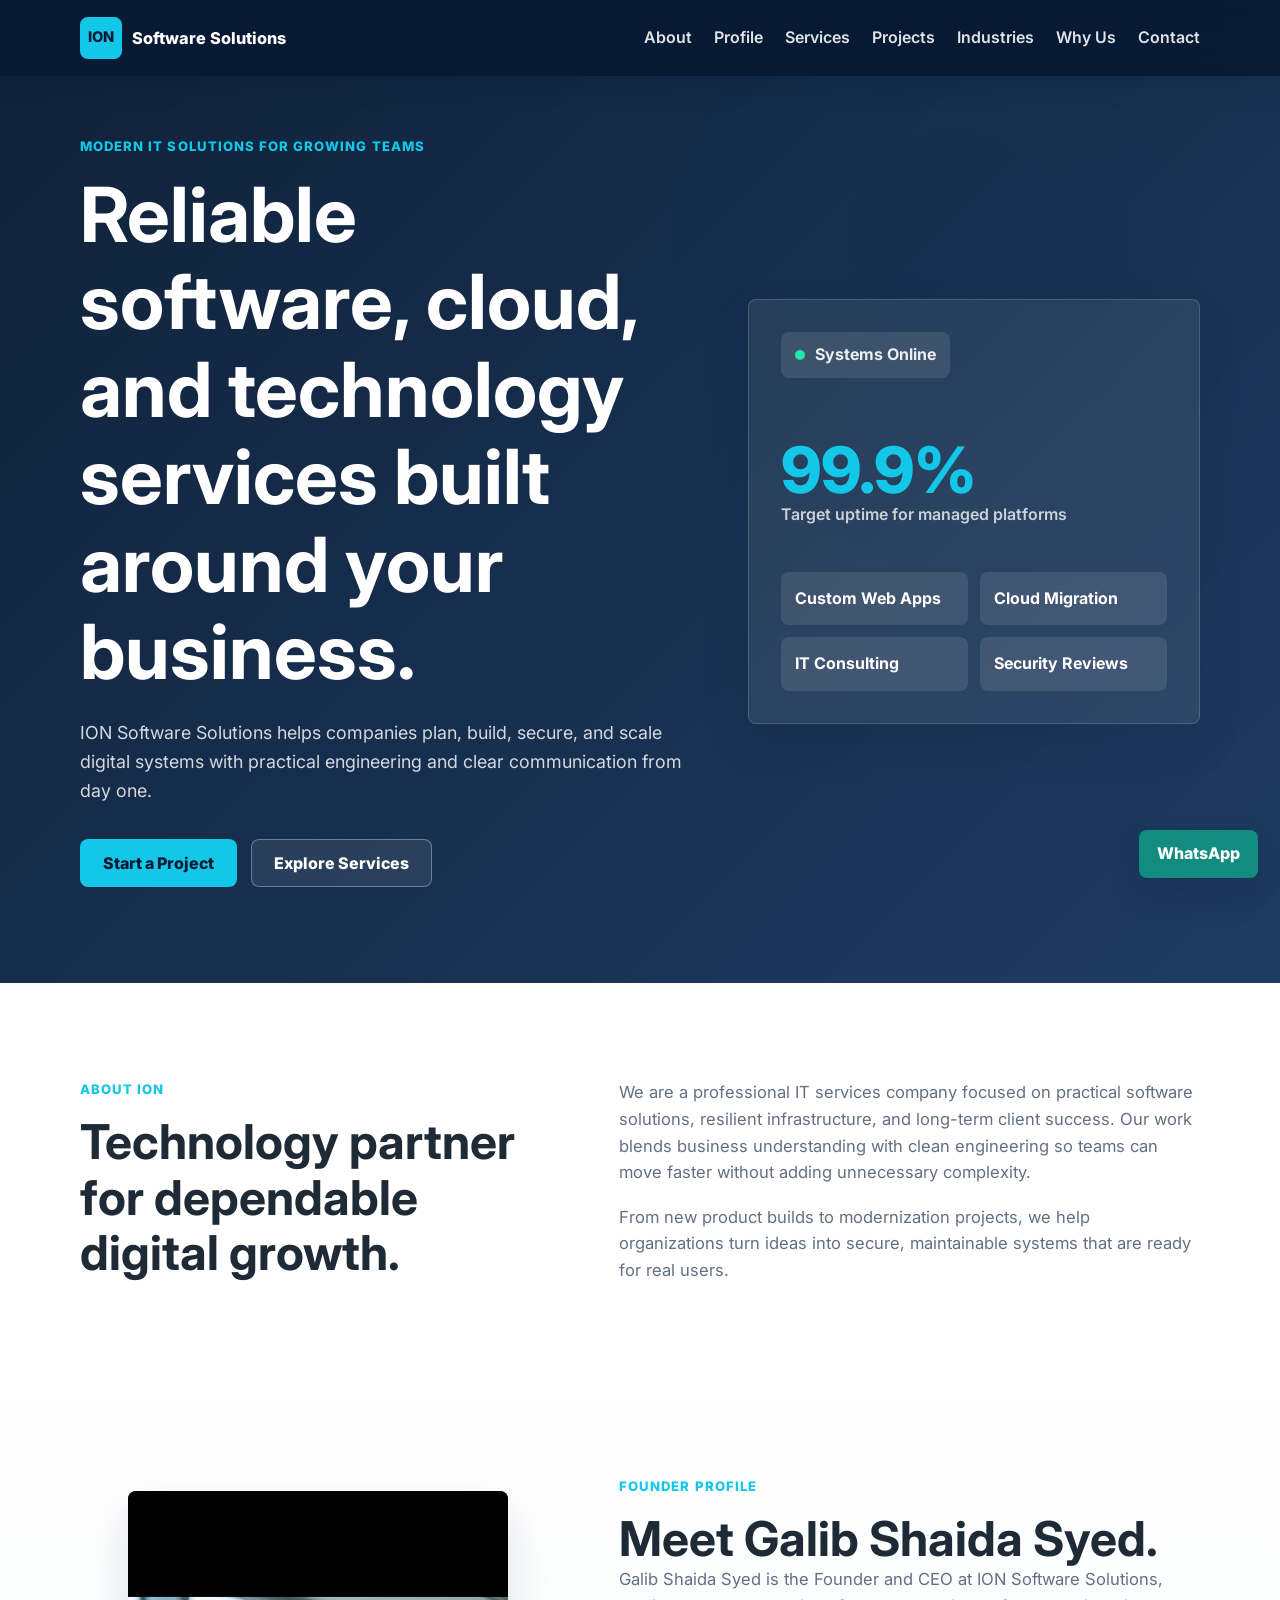
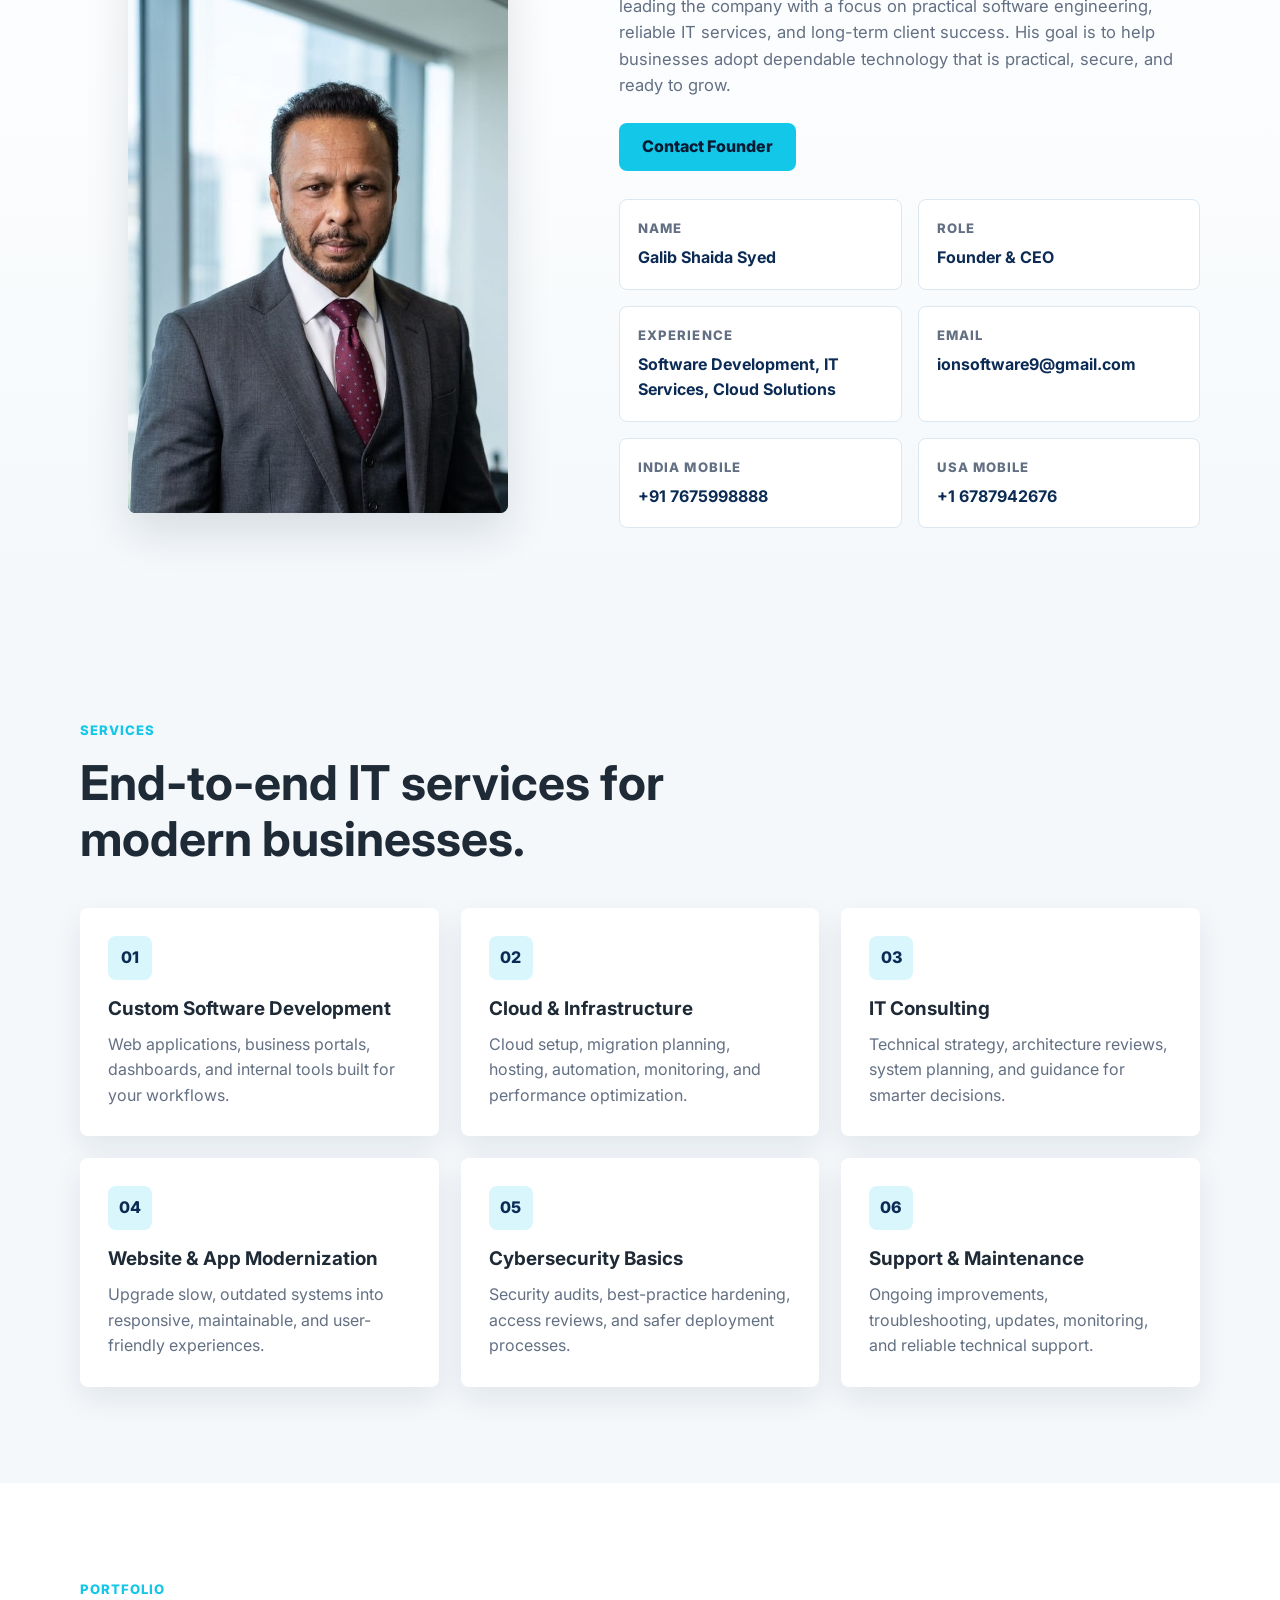
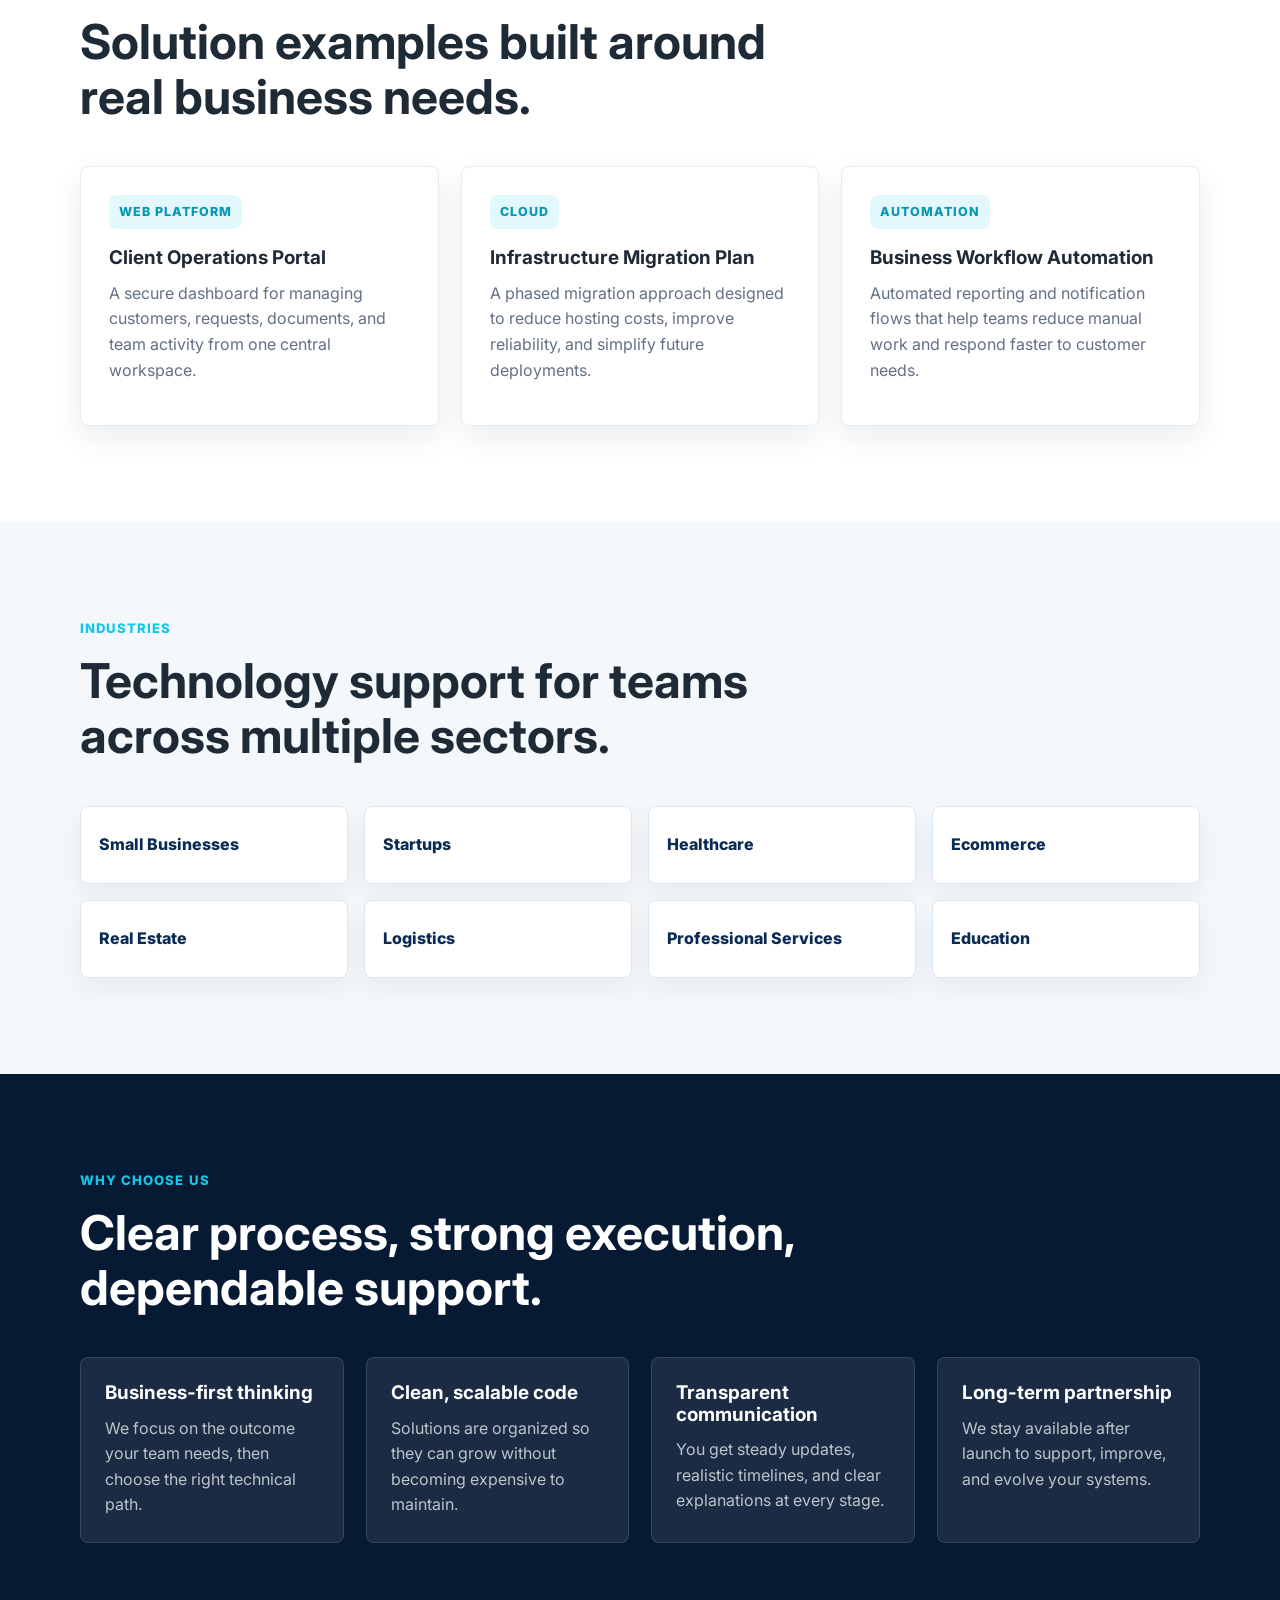
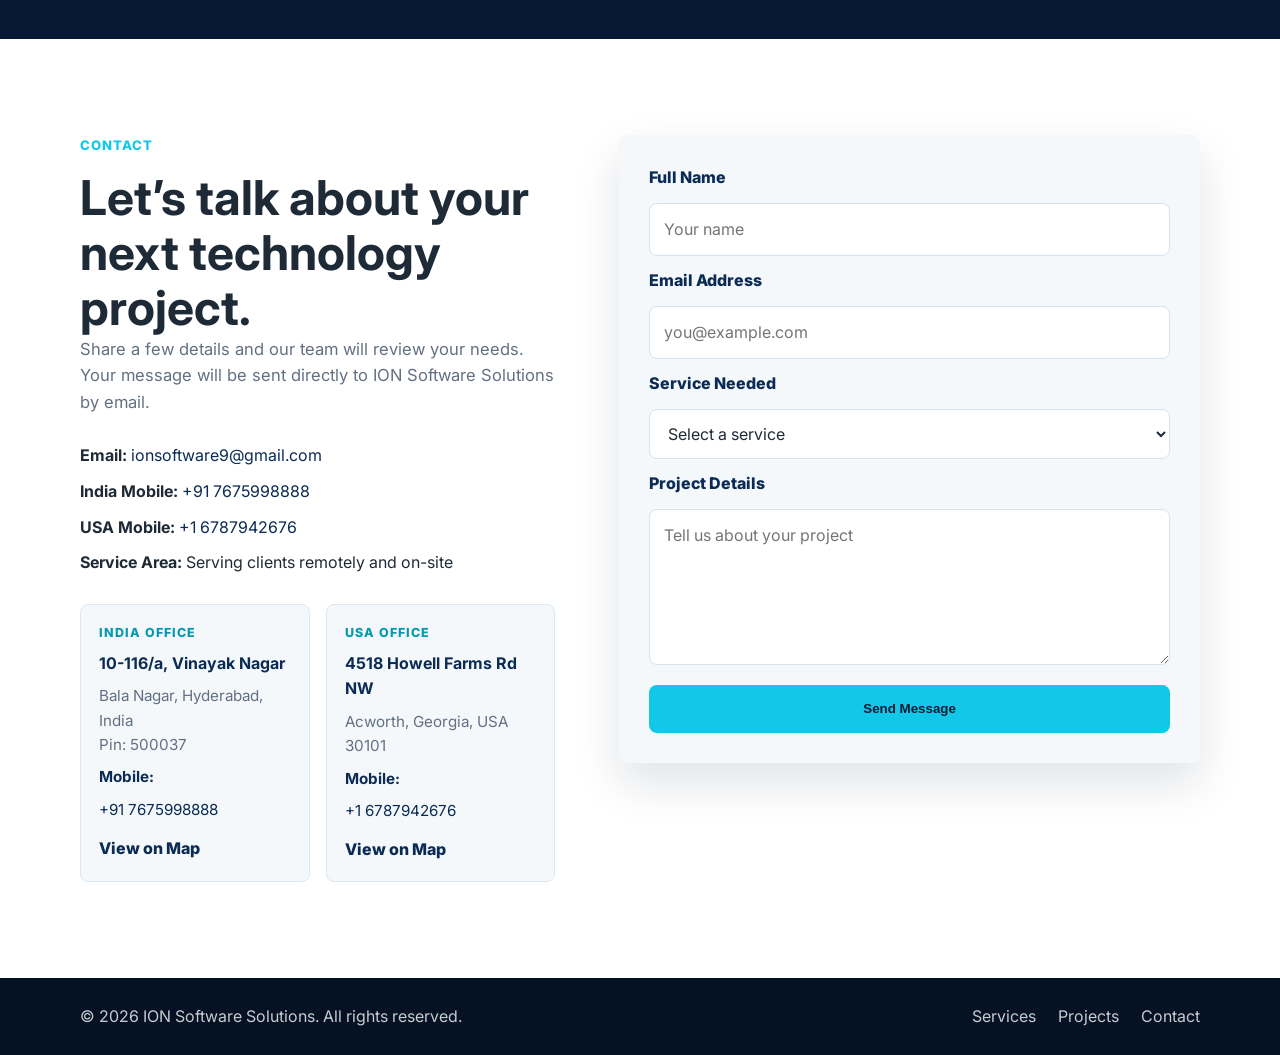
<file: index.html>
<!DOCTYPE html>
<html lang="en">
  <head>
    <meta charset="UTF-8" />
    <meta name="viewport" content="width=device-width, initial-scale=1.0" />
    <meta
      name="description"
      content="ION Software Solutions delivers modern IT services, custom software, cloud solutions, and technology consulting for growing businesses."
    />
    <meta property="og:title" content="ION Software Solutions | IT Services & Software Consulting" />
    <meta
      property="og:description"
      content="Custom software, cloud, IT consulting, modernization, cybersecurity, and support services for growing businesses."
    />
    <meta property="og:type" content="website" />
    <meta property="og:image" content="assets/images/founder-galib-shaida-syed-cropped.jpeg" />
    <meta name="twitter:card" content="summary_large_image" />
    <title>ION Software Solutions | IT Services & Software Consulting</title>
    <link rel="icon" href="assets/icons/favicon.svg" type="image/svg+xml" />
    <link rel="preconnect" href="https://fonts.googleapis.com" />
    <link rel="preconnect" href="https://fonts.gstatic.com" crossorigin />
    <link
      href="https://fonts.googleapis.com/css2?family=Inter:wght@400;500;600;700;800&display=swap"
      rel="stylesheet"
    />
    <link rel="stylesheet" href="css/styles.css" />
  </head>
  <body>
    <header class="site-header">
      <nav class="navbar container" aria-label="Main navigation">
        <a class="brand" href="#home" aria-label="ION Software Solutions home">
          <span class="brand-mark">ION</span>
          <span class="brand-text">Software Solutions</span>
        </a>

        <button
          class="nav-toggle"
          type="button"
          aria-label="Open navigation menu"
          aria-expanded="false"
        >
          <span></span>
          <span></span>
          <span></span>
        </button>

        <ul class="nav-links">
          <li><a href="#about">About</a></li>
          <li><a href="#founder">Profile</a></li>
          <li><a href="#services">Services</a></li>
          <li><a href="#projects">Projects</a></li>
          <li><a href="#industries">Industries</a></li>
          <li><a href="#why-us">Why Us</a></li>
          <li><a href="#contact">Contact</a></li>
        </ul>
      </nav>
    </header>

    <main>
      <section class="hero section" id="home">
        <div class="container hero-grid">
          <div class="hero-content">
            <p class="eyebrow">Modern IT Solutions for Growing Teams</p>
            <h1>Reliable software, cloud, and technology services built around your business.</h1>
            <p class="hero-copy">
              ION Software Solutions helps companies plan, build, secure, and scale digital systems
              with practical engineering and clear communication from day one.
            </p>
            <div class="hero-actions">
              <a class="btn btn-primary" href="#contact">Start a Project</a>
              <a class="btn btn-secondary" href="#services">Explore Services</a>
            </div>
          </div>

          <div class="hero-panel" aria-label="Company capabilities overview">
            <div class="status-card">
              <span class="status-dot"></span>
              <span>Systems Online</span>
            </div>
            <div class="metric">
              <span class="metric-value">99.9%</span>
              <span class="metric-label">Target uptime for managed platforms</span>
            </div>
            <div class="capability-list">
              <span>Custom Web Apps</span>
              <span>Cloud Migration</span>
              <span>IT Consulting</span>
              <span>Security Reviews</span>
            </div>
          </div>
        </div>
      </section>

      <section class="section" id="about">
        <div class="container split-layout">
          <div>
            <p class="eyebrow">About ION</p>
            <h2>Technology partner for dependable digital growth.</h2>
          </div>
          <div class="section-copy">
            <p>
              We are a professional IT services company focused on practical software solutions,
              resilient infrastructure, and long-term client success. Our work blends business
              understanding with clean engineering so teams can move faster without adding
              unnecessary complexity.
            </p>
            <p>
              From new product builds to modernization projects, we help organizations turn ideas
              into secure, maintainable systems that are ready for real users.
            </p>
          </div>
        </div>
      </section>

      <section class="section founder-section" id="founder">
        <div class="container founder-layout">
          <div class="founder-photo">
            <img src="assets/images/founder-galib-shaida-syed-cropped.jpeg" alt="Galib Shaida Syed" />
          </div>

          <div class="founder-content">
            <p class="eyebrow">Founder Profile</p>
            <h2>Meet Galib Shaida Syed.</h2>
            <p class="section-copy">
              Galib Shaida Syed is the Founder and CEO at ION Software Solutions, leading the
              company with a focus on practical software engineering, reliable IT services, and
              long-term client success. His goal is to help businesses adopt dependable technology
              that is practical, secure, and ready to grow.
            </p>
            <a class="btn btn-primary founder-cta" href="#contact">Contact Founder</a>

            <div class="personal-details">
              <div>
                <span>Name</span>
                <strong>Galib Shaida Syed</strong>
              </div>
              <div>
                <span>Role</span>
                <strong>Founder & CEO</strong>
              </div>
              <div>
                <span>Experience</span>
                <strong>Software Development, IT Services, Cloud Solutions</strong>
              </div>
              <div>
                <span>Email</span>
                <strong><a href="mailto:ionsoftware9@gmail.com">ionsoftware9@gmail.com</a></strong>
              </div>
              <div>
                <span>India Mobile</span>
                <strong><a href="tel:+917675998888">+91 7675998888</a></strong>
              </div>
              <div>
                <span>USA Mobile</span>
                <strong><a href="tel:+16787942676">+1 6787942676</a></strong>
              </div>
            </div>
          </div>
        </div>
      </section>

      <section class="section section-muted" id="services">
        <div class="container">
          <div class="section-heading">
            <p class="eyebrow">Services</p>
            <h2>End-to-end IT services for modern businesses.</h2>
          </div>

          <div class="card-grid">
            <article class="service-card">
              <div class="card-icon">01</div>
              <h3>Custom Software Development</h3>
              <p>Web applications, business portals, dashboards, and internal tools built for your workflows.</p>
            </article>
            <article class="service-card">
              <div class="card-icon">02</div>
              <h3>Cloud & Infrastructure</h3>
              <p>Cloud setup, migration planning, hosting, automation, monitoring, and performance optimization.</p>
            </article>
            <article class="service-card">
              <div class="card-icon">03</div>
              <h3>IT Consulting</h3>
              <p>Technical strategy, architecture reviews, system planning, and guidance for smarter decisions.</p>
            </article>
            <article class="service-card">
              <div class="card-icon">04</div>
              <h3>Website & App Modernization</h3>
              <p>Upgrade slow, outdated systems into responsive, maintainable, and user-friendly experiences.</p>
            </article>
            <article class="service-card">
              <div class="card-icon">05</div>
              <h3>Cybersecurity Basics</h3>
              <p>Security audits, best-practice hardening, access reviews, and safer deployment processes.</p>
            </article>
            <article class="service-card">
              <div class="card-icon">06</div>
              <h3>Support & Maintenance</h3>
              <p>Ongoing improvements, troubleshooting, updates, monitoring, and reliable technical support.</p>
            </article>
          </div>
        </div>
      </section>

      <section class="section" id="projects">
        <div class="container">
          <div class="section-heading">
            <p class="eyebrow">Portfolio</p>
            <h2>Solution examples built around real business needs.</h2>
          </div>

          <div class="project-grid">
            <article class="project-card">
              <span class="project-tag">Web Platform</span>
              <h3>Client Operations Portal</h3>
              <p>
                A secure dashboard for managing customers, requests, documents, and team activity
                from one central workspace.
              </p>
            </article>
            <article class="project-card">
              <span class="project-tag">Cloud</span>
              <h3>Infrastructure Migration Plan</h3>
              <p>
                A phased migration approach designed to reduce hosting costs, improve reliability, and
                simplify future deployments.
              </p>
            </article>
            <article class="project-card">
              <span class="project-tag">Automation</span>
              <h3>Business Workflow Automation</h3>
              <p>
                Automated reporting and notification flows that help teams reduce manual work and respond
                faster to customer needs.
              </p>
            </article>
          </div>
        </div>
      </section>

      <section class="section section-muted" id="industries">
        <div class="container">
          <div class="section-heading">
            <p class="eyebrow">Industries</p>
            <h2>Technology support for teams across multiple sectors.</h2>
          </div>

          <div class="industry-grid">
            <div>Small Businesses</div>
            <div>Startups</div>
            <div>Healthcare</div>
            <div>Ecommerce</div>
            <div>Real Estate</div>
            <div>Logistics</div>
            <div>Professional Services</div>
            <div>Education</div>
          </div>
        </div>
      </section>

      <section class="section section-dark" id="why-us">
        <div class="container">
          <div class="section-heading">
            <p class="eyebrow">Why Choose Us</p>
            <h2>Clear process, strong execution, dependable support.</h2>
          </div>

          <div class="benefit-grid">
            <div class="benefit-item">
              <h3>Business-first thinking</h3>
              <p>We focus on the outcome your team needs, then choose the right technical path.</p>
            </div>
            <div class="benefit-item">
              <h3>Clean, scalable code</h3>
              <p>Solutions are organized so they can grow without becoming expensive to maintain.</p>
            </div>
            <div class="benefit-item">
              <h3>Transparent communication</h3>
              <p>You get steady updates, realistic timelines, and clear explanations at every stage.</p>
            </div>
            <div class="benefit-item">
              <h3>Long-term partnership</h3>
              <p>We stay available after launch to support, improve, and evolve your systems.</p>
            </div>
          </div>
        </div>
      </section>

      <section class="section" id="contact">
        <div class="container contact-layout">
          <div>
            <p class="eyebrow">Contact</p>
            <h2>Let’s talk about your next technology project.</h2>
            <p class="section-copy">
              Share a few details and our team will review your needs. Your message will be sent
              directly to ION Software Solutions by email.
            </p>
            <div class="contact-details">
              <p><strong>Email:</strong> <a href="mailto:ionsoftware9@gmail.com">ionsoftware9@gmail.com</a></p>
              <p><strong>India Mobile:</strong> <a href="tel:+917675998888">+91 7675998888</a></p>
              <p><strong>USA Mobile:</strong> <a href="tel:+16787942676">+1 6787942676</a></p>
              <p><strong>Service Area:</strong> Serving clients remotely and on-site</p>
            </div>

            <div class="locations-grid" aria-label="Company locations">
              <div class="location-card">
                <span>India Office</span>
                <strong>10-116/a, Vinayak Nagar</strong>
                <p>Bala Nagar, Hyderabad, India<br />Pin: 500037</p>
                <p><strong>Mobile:</strong> <a href="tel:+917675998888">+91 7675998888</a></p>
                <a
                  class="map-link"
                  href="https://www.google.com/maps/search/?api=1&query=10-116%2Fa%20Vinayak%20Nagar%20Bala%20Nagar%20Hyderabad%20500037%20India"
                  target="_blank"
                  rel="noopener"
                >View on Map</a>
              </div>
              <div class="location-card">
                <span>USA Office</span>
                <strong>4518 Howell Farms Rd NW</strong>
                <p>Acworth, Georgia, USA<br />30101</p>
                <p><strong>Mobile:</strong> <a href="tel:+16787942676">+1 6787942676</a></p>
                <a
                  class="map-link"
                  href="https://www.google.com/maps/search/?api=1&query=4518%20Howell%20Farms%20Rd%20NW%20Acworth%20Georgia%2030101%20USA"
                  target="_blank"
                  rel="noopener"
                >View on Map</a>
              </div>
            </div>
          </div>

          <form
            class="contact-form"
            action="https://formsubmit.co/ionsoftware9@gmail.com"
            method="POST"
            aria-label="Contact form"
          >
            <input type="hidden" name="_subject" value="New message from ION Software Solutions website" />
            <input type="hidden" name="_template" value="table" />
            <input type="hidden" name="_next" value="thank-you.html" />
            <input type="text" name="_honey" class="form-honey" tabindex="-1" autocomplete="off" />

            <label for="name">Full Name</label>
            <input id="name" name="name" type="text" placeholder="Your name" required />

            <label for="email">Email Address</label>
            <input id="email" name="email" type="email" placeholder="you@example.com" required />

            <label for="service">Service Needed</label>
            <select id="service" name="service" required>
              <option value="">Select a service</option>
              <option>Custom Software Development</option>
              <option>Cloud & Infrastructure</option>
              <option>IT Consulting</option>
              <option>Website Modernization</option>
              <option>Support & Maintenance</option>
            </select>

            <label for="message">Project Details</label>
            <textarea
              id="message"
              name="message"
              rows="5"
              placeholder="Tell us about your project"
              required
            ></textarea>

            <button class="btn btn-primary" type="submit">Send Message</button>
          </form>
        </div>
      </section>
    </main>

    <footer class="site-footer">
      <div class="container footer-content">
        <p>&copy; 2026 ION Software Solutions. All rights reserved.</p>
        <div class="footer-links">
          <a href="#services">Services</a>
          <a href="#projects">Projects</a>
          <a href="#contact">Contact</a>
        </div>
      </div>
    </footer>

    <a
      class="whatsapp-button"
      href="https://wa.me/917675998888"
      target="_blank"
      rel="noopener"
      aria-label="Chat with ION Software Solutions on WhatsApp"
    >WhatsApp</a>

    <script src="js/script.js"></script>
  </body>
</html>
</file>
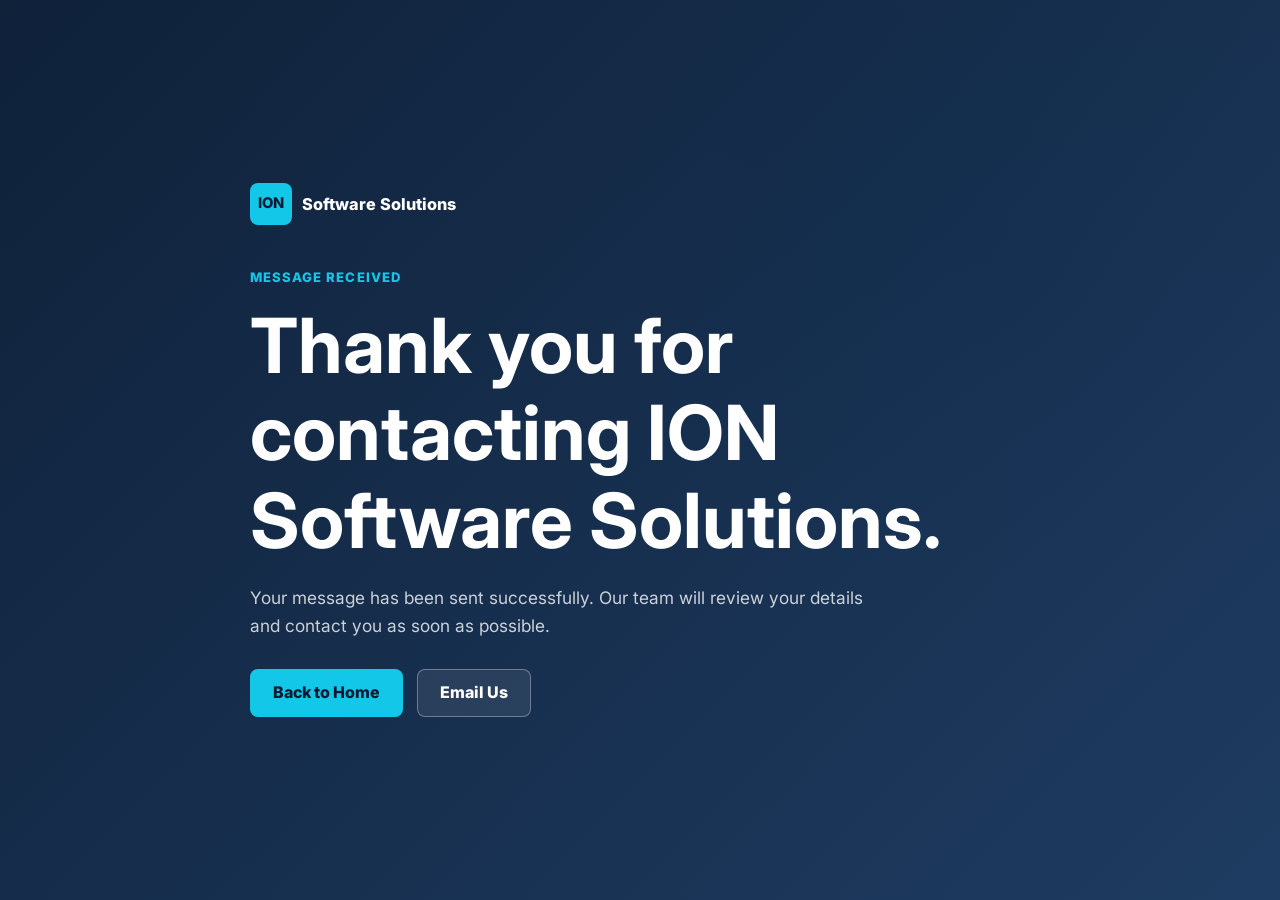
<file: thank-you.html>
<!DOCTYPE html>
<html lang="en">
  <head>
    <meta charset="UTF-8" />
    <meta name="viewport" content="width=device-width, initial-scale=1.0" />
    <meta name="description" content="Thank you for contacting ION Software Solutions." />
    <title>Thank You | ION Software Solutions</title>
    <link rel="icon" href="assets/icons/favicon.svg" type="image/svg+xml" />
    <link rel="preconnect" href="https://fonts.googleapis.com" />
    <link rel="preconnect" href="https://fonts.gstatic.com" crossorigin />
    <link
      href="https://fonts.googleapis.com/css2?family=Inter:wght@400;500;600;700;800&display=swap"
      rel="stylesheet"
    />
    <link rel="stylesheet" href="css/styles.css" />
  </head>
  <body class="thank-you-page">
    <main class="thank-you-section">
      <div class="container thank-you-card">
        <a class="brand thank-you-brand" href="index.html" aria-label="ION Software Solutions home">
          <span class="brand-mark">ION</span>
          <span class="brand-text">Software Solutions</span>
        </a>
        <p class="eyebrow">Message Received</p>
        <h1>Thank you for contacting ION Software Solutions.</h1>
        <p>
          Your message has been sent successfully. Our team will review your details and contact
          you as soon as possible.
        </p>
        <div class="hero-actions">
          <a class="btn btn-primary" href="index.html">Back to Home</a>
          <a class="btn btn-secondary" href="mailto:ionsoftware9@gmail.com">Email Us</a>
        </div>
      </div>
    </main>
  </body>
</html>
</file>
<file: css/styles.css>
:root {
  --color-navy: #071a33;
  --color-blue: #0b2b54;
  --color-cyan: #12c7e8;
  --color-cyan-dark: #0797b2;
  --color-white: #ffffff;
  --color-soft: #f4f8fb;
  --color-text: #1f2a37;
  --color-muted: #637083;
  --shadow: 0 20px 45px rgba(7, 26, 51, 0.12);
  --radius: 8px;
}

* {
  box-sizing: border-box;
  margin: 0;
  padding: 0;
}

html {
  scroll-behavior: smooth;
}

body {
  color: var(--color-text);
  font-family: "Inter", Arial, sans-serif;
  line-height: 1.6;
  background: var(--color-white);
}

a {
  color: inherit;
  text-decoration: none;
}

a:focus-visible,
button:focus-visible,
input:focus-visible,
select:focus-visible,
textarea:focus-visible {
  outline: 3px solid rgba(18, 199, 232, 0.55);
  outline-offset: 3px;
}

.container {
  width: min(1120px, calc(100% - 40px));
  margin: 0 auto;
}

.section {
  padding: 96px 0;
  scroll-margin-top: 84px;
}

.section-muted {
  background: var(--color-soft);
}

.section-dark {
  color: var(--color-white);
  background: var(--color-navy);
}

.site-header {
  position: fixed;
  top: 0;
  left: 0;
  z-index: 1000;
  width: 100%;
  background: rgba(7, 26, 51, 0.94);
  box-shadow: 0 8px 24px rgba(7, 26, 51, 0.18);
  backdrop-filter: blur(14px);
}

.navbar {
  display: flex;
  align-items: center;
  justify-content: space-between;
  min-height: 76px;
}

.brand {
  display: inline-flex;
  align-items: center;
  gap: 10px;
  color: var(--color-white);
  font-weight: 800;
}

.brand-mark {
  display: inline-grid;
  place-items: center;
  width: 42px;
  height: 42px;
  border-radius: 8px;
  color: var(--color-navy);
  background: var(--color-cyan);
  font-size: 0.92rem;
  letter-spacing: 0;
}

.brand-text {
  font-size: 1.02rem;
}

.nav-links {
  display: flex;
  align-items: center;
  gap: 22px;
  list-style: none;
  color: rgba(255, 255, 255, 0.88);
  font-weight: 600;
}

.nav-links a {
  transition: color 0.2s ease;
}

.nav-links a:hover {
  color: var(--color-cyan);
}

.nav-toggle {
  display: none;
  width: 42px;
  height: 42px;
  border: 1px solid rgba(255, 255, 255, 0.22);
  border-radius: 8px;
  background: transparent;
  cursor: pointer;
}

.nav-toggle span {
  display: block;
  width: 20px;
  height: 2px;
  margin: 5px auto;
  background: var(--color-white);
  transition: transform 0.2s ease, opacity 0.2s ease;
}

.hero {
  min-height: 100vh;
  display: flex;
  align-items: center;
  padding-top: 136px;
  background:
    linear-gradient(135deg, rgba(7, 26, 51, 0.97), rgba(11, 43, 84, 0.92)),
    radial-gradient(circle at 76% 26%, rgba(18, 199, 232, 0.26), transparent 30%);
  color: var(--color-white);
}

.hero-grid {
  display: grid;
  grid-template-columns: minmax(0, 1.15fr) minmax(320px, 0.85fr);
  gap: 56px;
  align-items: center;
}

.eyebrow {
  color: var(--color-cyan);
  font-size: 0.82rem;
  font-weight: 800;
  letter-spacing: 0.08em;
  margin-bottom: 14px;
  text-transform: uppercase;
}

h1,
h2,
h3 {
  color: inherit;
  line-height: 1.15;
  letter-spacing: 0;
}

h1 {
  max-width: 760px;
  font-size: clamp(2.5rem, 6vw, 4.75rem);
  margin-bottom: 24px;
}

h2 {
  font-size: clamp(2rem, 4vw, 3rem);
  max-width: 760px;
}

h3 {
  font-size: 1.18rem;
  margin-bottom: 12px;
}

.hero-copy {
  max-width: 650px;
  color: rgba(255, 255, 255, 0.82);
  font-size: 1.12rem;
  margin-bottom: 34px;
}

.hero-actions {
  display: flex;
  flex-wrap: wrap;
  gap: 14px;
}

.btn {
  display: inline-flex;
  align-items: center;
  justify-content: center;
  min-height: 48px;
  padding: 0 22px;
  border: 1px solid transparent;
  border-radius: var(--radius);
  font-weight: 800;
  cursor: pointer;
  transition: transform 0.2s ease, background 0.2s ease, border-color 0.2s ease;
}

.btn:hover {
  transform: translateY(-2px);
}

.btn-primary {
  color: var(--color-navy);
  background: var(--color-cyan);
}

.btn-primary:hover {
  background: #43dff4;
}

.btn-secondary {
  color: var(--color-white);
  border-color: rgba(255, 255, 255, 0.32);
  background: rgba(255, 255, 255, 0.08);
}

.btn-secondary:hover {
  border-color: var(--color-cyan);
}

.hero-panel {
  min-height: 410px;
  padding: 32px;
  border: 1px solid rgba(255, 255, 255, 0.16);
  border-radius: var(--radius);
  background: rgba(255, 255, 255, 0.08);
  box-shadow: var(--shadow);
}

.status-card {
  display: inline-flex;
  align-items: center;
  gap: 10px;
  padding: 10px 14px;
  border-radius: var(--radius);
  color: rgba(255, 255, 255, 0.9);
  background: rgba(255, 255, 255, 0.1);
  font-weight: 700;
}

.status-dot {
  width: 10px;
  height: 10px;
  border-radius: 50%;
  background: #22e6a8;
}

.metric {
  padding: 60px 0 44px;
}

.metric-value {
  display: block;
  color: var(--color-cyan);
  font-size: 4rem;
  font-weight: 800;
  line-height: 1;
}

.metric-label {
  color: rgba(255, 255, 255, 0.76);
  font-weight: 600;
}

.capability-list {
  display: grid;
  grid-template-columns: repeat(2, 1fr);
  gap: 12px;
}

.capability-list span {
  padding: 14px;
  border-radius: var(--radius);
  background: rgba(255, 255, 255, 0.1);
  font-weight: 700;
}

.split-layout,
.contact-layout,
.founder-layout {
  display: grid;
  grid-template-columns: 0.9fr 1.1fr;
  gap: 64px;
  align-items: start;
}

.section-copy {
  color: var(--color-muted);
  font-size: 1.04rem;
}

.section-copy p + p {
  margin-top: 18px;
}

.section-heading {
  margin-bottom: 42px;
}

.founder-section {
  background: linear-gradient(180deg, #ffffff 0%, #f4f8fb 100%);
}

.founder-layout {
  align-items: center;
}

.founder-photo {
  width: min(100%, 380px);
  aspect-ratio: 672 / 1100;
  justify-self: center;
  border-radius: var(--radius);
  overflow: hidden;
  background:
    linear-gradient(135deg, rgba(7, 26, 51, 0.88), rgba(18, 199, 232, 0.32)),
    var(--color-blue);
  box-shadow: var(--shadow);
}

.founder-photo img {
  width: 100%;
  height: 100%;
  object-fit: cover;
  object-position: center top;
  display: block;
}

.personal-details {
  display: grid;
  grid-template-columns: repeat(2, 1fr);
  gap: 16px;
  margin-top: 28px;
}

.personal-details div {
  padding: 18px;
  border: 1px solid #dce8f1;
  border-radius: var(--radius);
  background: var(--color-white);
}

.personal-details span {
  display: block;
  margin-bottom: 6px;
  color: var(--color-muted);
  font-size: 0.82rem;
  font-weight: 800;
  text-transform: uppercase;
  letter-spacing: 0.08em;
}

.personal-details strong {
  color: var(--color-blue);
  font-size: 1rem;
}

.founder-cta {
  margin-top: 24px;
}

.card-grid,
.benefit-grid {
  display: grid;
  grid-template-columns: repeat(3, 1fr);
  gap: 22px;
}

.service-card,
.project-card,
.benefit-item,
.contact-form {
  border-radius: var(--radius);
}

.service-card,
.project-card {
  padding: 28px;
  background: var(--color-white);
  box-shadow: 0 12px 30px rgba(7, 26, 51, 0.08);
  transition: transform 0.2s ease, box-shadow 0.2s ease;
}

.service-card:hover,
.project-card:hover {
  transform: translateY(-5px);
  box-shadow: 0 18px 40px rgba(7, 26, 51, 0.13);
}

.service-card p,
.project-card p,
.benefit-item p {
  color: var(--color-muted);
}

.card-icon,
.project-tag {
  display: inline-flex;
  align-items: center;
  justify-content: center;
  margin-bottom: 18px;
  border-radius: var(--radius);
  font-weight: 800;
}

.card-icon {
  width: 44px;
  height: 44px;
  color: var(--color-blue);
  background: rgba(18, 199, 232, 0.16);
}

.project-grid {
  display: grid;
  grid-template-columns: repeat(3, 1fr);
  gap: 22px;
}

.project-card {
  min-height: 260px;
  border: 1px solid #e3edf5;
}

.project-tag {
  padding: 7px 10px;
  color: var(--color-cyan-dark);
  background: rgba(18, 199, 232, 0.12);
  font-size: 0.78rem;
  text-transform: uppercase;
  letter-spacing: 0.08em;
}

.industry-grid {
  display: grid;
  grid-template-columns: repeat(4, 1fr);
  gap: 16px;
}

.industry-grid div {
  min-height: 78px;
  display: flex;
  align-items: center;
  padding: 18px;
  border: 1px solid #dce8f1;
  border-radius: var(--radius);
  color: var(--color-blue);
  background: var(--color-white);
  box-shadow: 0 10px 24px rgba(7, 26, 51, 0.06);
  font-weight: 800;
}

.benefit-grid {
  grid-template-columns: repeat(4, 1fr);
}

.benefit-item {
  padding: 24px;
  background: rgba(255, 255, 255, 0.08);
  border: 1px solid rgba(255, 255, 255, 0.12);
}

.benefit-item p {
  color: rgba(255, 255, 255, 0.72);
}

.contact-details {
  margin-top: 28px;
  color: var(--color-text);
}

.contact-details p + p {
  margin-top: 10px;
}

.contact-details a,
.personal-details a,
.location-card a {
  color: var(--color-blue);
}

.contact-details a:hover,
.personal-details a:hover,
.location-card a:hover {
  color: var(--color-cyan-dark);
}

.locations-grid {
  display: grid;
  grid-template-columns: repeat(2, 1fr);
  gap: 16px;
  margin-top: 28px;
}

.location-card {
  padding: 18px;
  border: 1px solid #dce8f1;
  border-radius: var(--radius);
  background: var(--color-soft);
}

.location-card span {
  display: block;
  margin-bottom: 8px;
  color: var(--color-cyan-dark);
  font-size: 0.78rem;
  font-weight: 800;
  text-transform: uppercase;
  letter-spacing: 0.08em;
}

.location-card strong {
  display: block;
  margin-bottom: 8px;
  color: var(--color-blue);
}

.location-card p {
  color: var(--color-muted);
  font-size: 0.95rem;
}

.location-card p + p {
  margin-top: 8px;
}

.map-link {
  display: inline-flex;
  margin-top: 14px;
  color: var(--color-cyan-dark);
  font-weight: 800;
}

.contact-form {
  display: grid;
  gap: 12px;
  padding: 30px;
  background: var(--color-soft);
  box-shadow: var(--shadow);
}

.form-honey {
  display: none;
}

.contact-form label {
  color: var(--color-blue);
  font-weight: 800;
}

.contact-form input,
.contact-form select,
.contact-form textarea {
  width: 100%;
  border: 1px solid #d7e3ed;
  border-radius: var(--radius);
  padding: 13px 14px;
  color: var(--color-text);
  font: inherit;
  background: var(--color-white);
  outline: none;
  transition: border-color 0.2s ease, box-shadow 0.2s ease;
}

.contact-form input:focus,
.contact-form select:focus,
.contact-form textarea:focus {
  border-color: var(--color-cyan);
  box-shadow: 0 0 0 4px rgba(18, 199, 232, 0.16);
}

.contact-form textarea {
  resize: vertical;
}

.contact-form .btn {
  margin-top: 8px;
}

.site-footer {
  padding: 26px 0;
  color: rgba(255, 255, 255, 0.78);
  background: #041224;
}

.footer-content {
  display: flex;
  align-items: center;
  justify-content: space-between;
  gap: 20px;
}

.footer-links {
  display: flex;
  gap: 22px;
}

.footer-links a:hover {
  color: var(--color-cyan);
}

.whatsapp-button {
  position: fixed;
  right: 22px;
  bottom: 22px;
  z-index: 900;
  display: inline-flex;
  align-items: center;
  justify-content: center;
  min-height: 48px;
  padding: 0 18px;
  border-radius: var(--radius);
  color: var(--color-white);
  background: #128c7e;
  box-shadow: 0 14px 32px rgba(7, 26, 51, 0.2);
  font-weight: 800;
  transition: transform 0.2s ease, background 0.2s ease;
}

.whatsapp-button:hover {
  background: #0f7a6e;
  transform: translateY(-2px);
}

.thank-you-page {
  min-height: 100vh;
  color: var(--color-white);
  background:
    linear-gradient(135deg, rgba(7, 26, 51, 0.97), rgba(11, 43, 84, 0.92)),
    radial-gradient(circle at 76% 26%, rgba(18, 199, 232, 0.26), transparent 30%);
}

.thank-you-section {
  min-height: 100vh;
  display: grid;
  place-items: center;
  padding: 70px 0;
}

.thank-you-card {
  max-width: 780px;
}

.thank-you-brand {
  margin-bottom: 42px;
}

.thank-you-card h1 {
  margin-bottom: 20px;
}

.thank-you-card p:not(.eyebrow) {
  max-width: 620px;
  margin-bottom: 30px;
  color: rgba(255, 255, 255, 0.78);
  font-size: 1.08rem;
}

@media (max-width: 900px) {
  .nav-toggle {
    display: block;
  }

  .nav-toggle.is-active span:nth-child(1) {
    transform: translateY(7px) rotate(45deg);
  }

  .nav-toggle.is-active span:nth-child(2) {
    opacity: 0;
  }

  .nav-toggle.is-active span:nth-child(3) {
    transform: translateY(-7px) rotate(-45deg);
  }

  .nav-links {
    position: absolute;
    top: 76px;
    left: 0;
    display: none;
    width: 100%;
    flex-direction: column;
    align-items: flex-start;
    gap: 0;
    padding: 16px 20px 24px;
    background: var(--color-navy);
  }

  .nav-links.is-open {
    display: flex;
  }

  .nav-links li {
    width: 100%;
  }

  .nav-links a {
    display: block;
    width: 100%;
    padding: 13px 0;
  }

  .hero-grid,
  .split-layout,
  .contact-layout,
  .founder-layout {
    grid-template-columns: 1fr;
  }

  .hero {
    min-height: auto;
  }

  .hero-panel {
    min-height: auto;
  }

  .card-grid,
  .project-grid,
  .benefit-grid,
  .industry-grid {
    grid-template-columns: repeat(2, 1fr);
  }
}

@media (max-width: 640px) {
  .container {
    width: min(100% - 28px, 1120px);
  }

  .section {
    padding: 70px 0;
  }

  .brand-text {
    max-width: 170px;
    line-height: 1.15;
  }

  .hero {
    padding-top: 124px;
  }

  .hero-actions,
  .footer-content,
  .footer-links {
    align-items: stretch;
    flex-direction: column;
  }

  .btn {
    width: 100%;
  }

  .card-grid,
  .project-grid,
  .benefit-grid,
  .industry-grid,
  .capability-list,
  .personal-details,
  .locations-grid {
    grid-template-columns: 1fr;
  }

  .hero-panel,
  .service-card,
  .project-card,
  .benefit-item,
  .contact-form {
    padding: 22px;
  }

  .metric-value {
    font-size: 3.2rem;
  }

  .whatsapp-button {
    right: 14px;
    bottom: 14px;
  }
}
</file>
